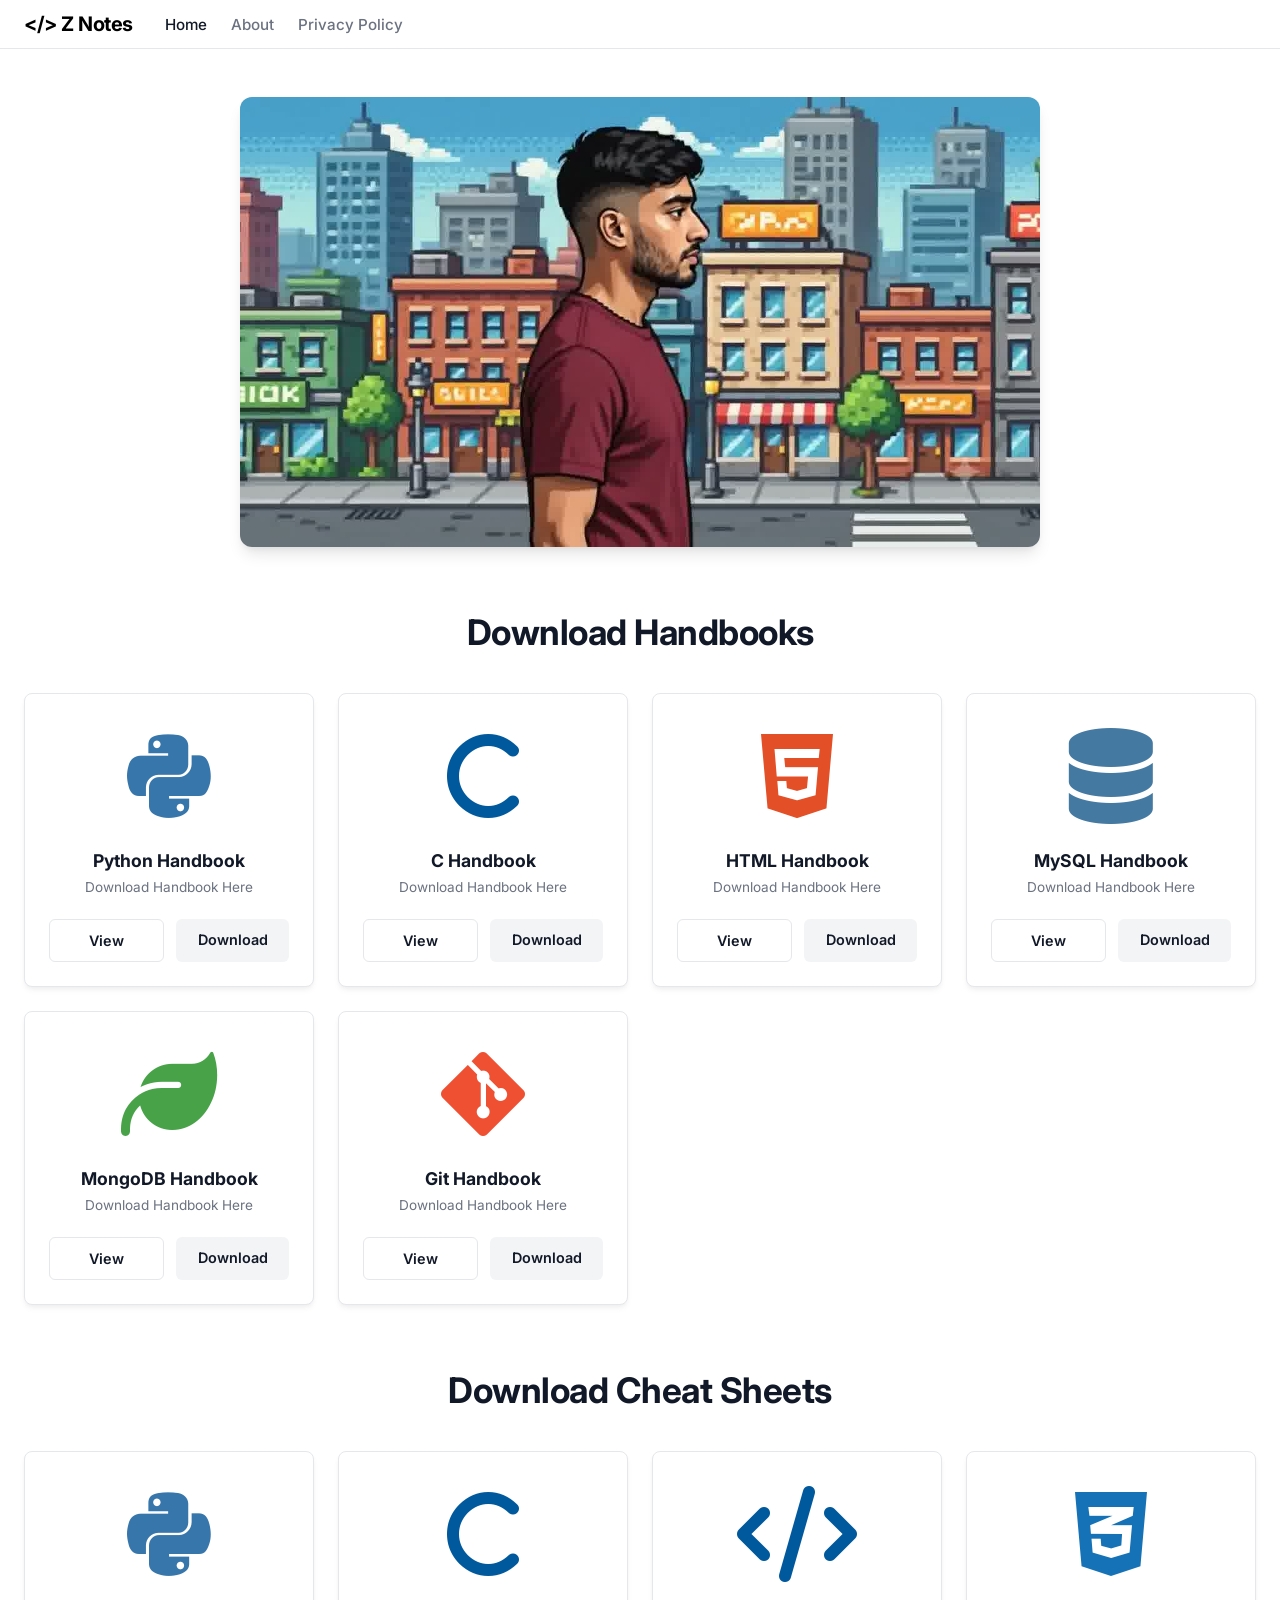
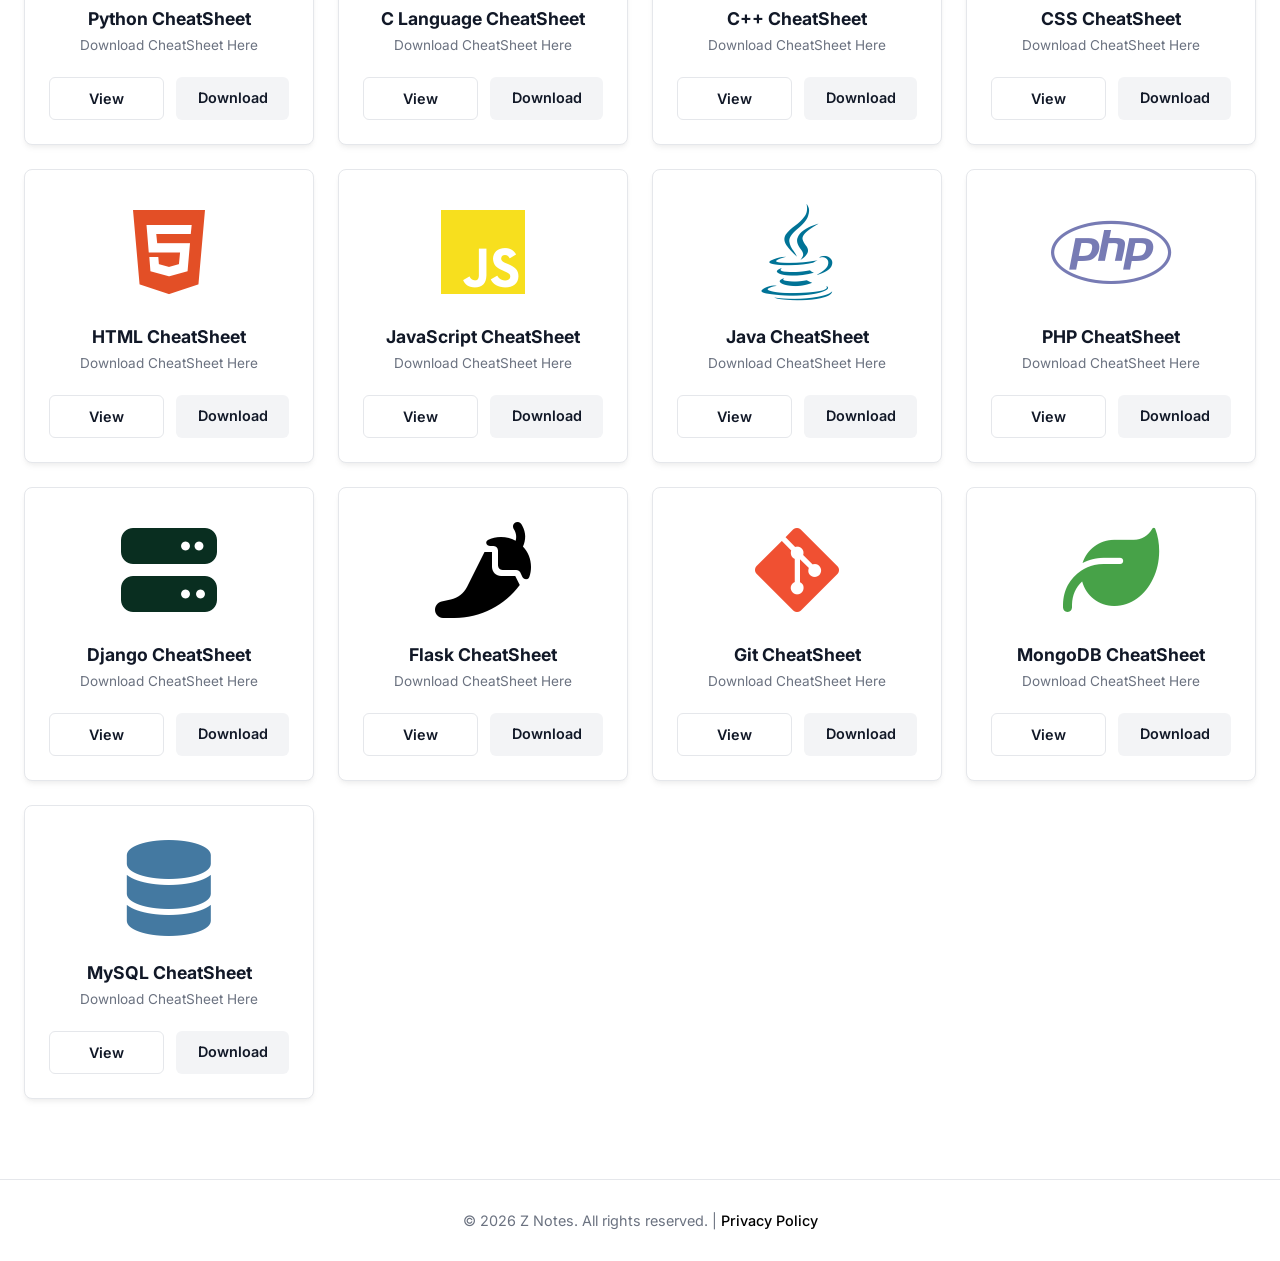
<file: index.html>
<!DOCTYPE html>
<html lang="en">
<head>
    <meta charset="UTF-8">
    <meta name="viewport" content="width=device-width, initial-scale=1.0">
    <title>Z Notes - Handbooks & Cheat Sheets</title>
    <meta name="description" content="Download and view programming notes and PDFs.">
    <link href="https://fonts.googleapis.com/css2?family=Inter:wght@400;500;600;700&display=swap" rel="stylesheet">
    <link rel="stylesheet" href="https://cdnjs.cloudflare.com/ajax/libs/font-awesome/6.4.0/css/all.min.css">
    <link rel="stylesheet" href="style.css">
</head>
<body>
    <nav class="navbar">
        <div class="nav-container">
            <div class="nav-left">
                <a href="index.html" class="logo">&lt;/&gt; <span>Z Notes</span></a>
                <div class="nav-links">
                    <a href="index.html" class="active">Home</a>
                    <a href="about.html">About</a>
                    <a href="privacy.html">Privacy Policy</a>
                </div>
            </div>
            <div class="hamburger">
                <span></span>
                <span></span>
                <span></span>
            </div>
        </div>
    </nav>

    <main class="container">
        <section class="animation-section">
            <canvas id="animCanvas" width="800" height="450"></canvas>
        </section>

        <h2 class="section-title">Download Handbooks</h2>
        <section class="pdf-grid">
            <div class="card">
                <div class="card-icon" style="color: #3776ab;">
                    <i class="fa-brands fa-python"></i>
                </div>
                <h3>Python Handbook</h3>
                <p>Download Handbook Here</p>
                <div class="card-actions">
                    <a href="https://docs.google.com/viewer?url=https://aakash7911.github.io/3D-WEB-3/The%20Ultimate%20Python%20Handbook..pdf" class="btn-download btn-view">View</a>
                    <a href="The Ultimate Python Handbook..pdf" download class="btn-download">Download</a>
                </div>
            </div>

            <div class="card">
                <div class="card-icon" style="color: #00599C;">
                    <i class="fa-solid fa-c"></i>
                </div>
                <h3>C Handbook</h3>
                <p>Download Handbook Here</p>
                <div class="card-actions">
                    <a href="https://docs.google.com/viewer?url=https://aakash7911.github.io/3D-WEB-3/The%20Ultimate%20C%20Handbook..pdf" class="btn-download btn-view">View</a>
                    <a href="The Ultimate C Handbook..pdf" download class="btn-download">Download</a>
                </div>
            </div>

            <div class="card">
                <div class="card-icon" style="color: #E34F26;">
                    <i class="fa-brands fa-html5"></i>
                </div>
                <h3>HTML Handbook</h3>
                <p>Download Handbook Here</p>
                <div class="card-actions">
                    <a href="https://docs.google.com/viewer?url=https://aakash7911.github.io/3D-WEB-3/%20HTML%20handbook..pdf" class="btn-download btn-view">View</a>
                    <a href=" HTML handbook..pdf" download class="btn-download">Download</a>
                </div>
            </div>

            <div class="card">
                <div class="card-icon" style="color: #4479A1;">
                    <i class="fa-solid fa-database"></i>
                </div>
                <h3>MySQL Handbook</h3>
                <p>Download Handbook Here</p>
                <div class="card-actions">
                    <a href="https://docs.google.com/viewer?url=https://aakash7911.github.io/3D-WEB-3/MySQL%20Handbook..pdf" class="btn-download btn-view">View</a>
                    <a href="MySQL Handbook..pdf" download class="btn-download">Download</a>
                </div>
            </div>

            <div class="card">
                <div class="card-icon" style="color: #47A248;">
                    <i class="fa-solid fa-leaf"></i>
                </div>
                <h3>MongoDB Handbook</h3>
                <p>Download Handbook Here</p>
                <div class="card-actions">
                    <a href="https://docs.google.com/viewer?url=https://aakash7911.github.io/3D-WEB-3/MongoDB%20Handbook..pdf" class="btn-download btn-view">View</a>
                    <a href="MongoDB Handbook..pdf" download class="btn-download">Download</a>
                </div>
            </div>

            <div class="card">
                <div class="card-icon" style="color: #F05032;">
                    <i class="fa-brands fa-git-alt"></i>
                </div>
                <h3>Git Handbook</h3>
                <p>Download Handbook Here</p>
                <div class="card-actions">
                    <a href="https://docs.google.com/viewer?url=https://aakash7911.github.io/3D-WEB-3/Git_Handbook..pdf" class="btn-download btn-view">View</a>
                    <a href="Git_Handbook..pdf" download class="btn-download">Download</a>
                </div>
            </div>

        </section>

        <h2 class="section-title" style="margin-top: 4rem;">Download Cheat Sheets</h2>
        <section class="pdf-grid">
            <div class="card">
                <div class="card-icon" style="color: #3776ab;">
                    <i class="fa-brands fa-python"></i>
                </div>
                <h3>Python CheatSheet</h3>
                <p>Download CheatSheet Here</p>
                <div class="card-actions">
                    <a href="https://docs.google.com/viewer?url=https://aakash7911.github.io/3D-WEB-3/%20Python%20Cheatsheet.pdf" class="btn-download btn-view">View</a>
                    <a href=" Python Cheatsheet.pdf" download class="btn-download">Download</a>
                </div>
            </div>

            <div class="card">
                <div class="card-icon" style="color: #00599C;">
                    <i class="fa-solid fa-c"></i>
                </div>
                <h3>C Language CheatSheet</h3>
                <p>Download CheatSheet Here</p>
                <div class="card-actions">
                    <a href="https://docs.google.com/viewer?url=https://aakash7911.github.io/3D-WEB-3/%20C%20Language%20CheatSheet.pdf" class="btn-download btn-view">View</a>
                    <a href=" C Language CheatSheet.pdf" download class="btn-download">Download</a>
                </div>
            </div>

            <div class="card">
                <div class="card-icon" style="color: #00599C;">
                    <i class="fa-solid fa-code"></i>
                </div>
                <h3>C++ CheatSheet</h3>
                <p>Download CheatSheet Here</p>
                <div class="card-actions">
                    <a href="https://docs.google.com/viewer?url=https://aakash7911.github.io/3D-WEB-3/%20C%2B%2B%20Cheatsheet.pdf" class="btn-download btn-view">View</a>
                    <a href=" C++ Cheatsheet.pdf" download class="btn-download">Download</a>
                </div>
            </div>

            <div class="card">
                <div class="card-icon" style="color: #1572B6;">
                    <i class="fa-brands fa-css3-alt"></i>
                </div>
                <h3>CSS CheatSheet</h3>
                <p>Download CheatSheet Here</p>
                <div class="card-actions">
                    <a href="https://docs.google.com/viewer?url=https://aakash7911.github.io/3D-WEB-3/%20CSS%20Cheatsheet.pdf" class="btn-download btn-view">View</a>
                    <a href=" CSS Cheatsheet.pdf" download class="btn-download">Download</a>
                </div>
            </div>

            <div class="card">
                <div class="card-icon" style="color: #E34F26;">
                    <i class="fa-brands fa-html5"></i>
                </div>
                <h3>HTML CheatSheet</h3>
                <p>Download CheatSheet Here</p>
                <div class="card-actions">
                    <a href="https://docs.google.com/viewer?url=https://aakash7911.github.io/3D-WEB-3/%20HTML%20Cheatsheet.pdf" class="btn-download btn-view">View</a>
                    <a href=" HTML Cheatsheet.pdf" download class="btn-download">Download</a>
                </div>
            </div>

            <div class="card">
                <div class="card-icon" style="color: #F7DF1E;">
                    <i class="fa-brands fa-js"></i>
                </div>
                <h3>JavaScript CheatSheet</h3>
                <p>Download CheatSheet Here</p>
                <div class="card-actions">
                    <a href="https://docs.google.com/viewer?url=https://aakash7911.github.io/3D-WEB-3/%20JavaScript%20Cheatsheet.pdf" class="btn-download btn-view">View</a>
                    <a href=" JavaScript Cheatsheet.pdf" download class="btn-download">Download</a>
                </div>
            </div>

            <div class="card">
                <div class="card-icon" style="color: #007396;">
                    <i class="fa-brands fa-java"></i>
                </div>
                <h3>Java CheatSheet</h3>
                <p>Download CheatSheet Here</p>
                <div class="card-actions">
                    <a href="https://docs.google.com/viewer?url=https://aakash7911.github.io/3D-WEB-3/%20Java%20Cheatsheet.pdf" class="btn-download btn-view">View</a>
                    <a href=" Java Cheatsheet.pdf" download class="btn-download">Download</a>
                </div>
            </div>

            <div class="card">
                <div class="card-icon" style="color: #777BB4;">
                    <i class="fa-brands fa-php"></i>
                </div>
                <h3>PHP CheatSheet</h3>
                <p>Download CheatSheet Here</p>
                <div class="card-actions">
                    <a href="https://docs.google.com/viewer?url=https://aakash7911.github.io/3D-WEB-3/%20Php%20Cheatsheet.pdf" class="btn-download btn-view">View</a>
                    <a href=" Php Cheatsheet.pdf" download class="btn-download">Download</a>
                </div>
            </div>

            <div class="card">
                <div class="card-icon" style="color: #092E20;">
                    <i class="fa-solid fa-server"></i>
                </div>
                <h3>Django CheatSheet</h3>
                <p>Download CheatSheet Here</p>
                <div class="card-actions">
                    <a href="https://docs.google.com/viewer?url=https://aakash7911.github.io/3D-WEB-3/%20Django%20Cheatsheet.pdf" class="btn-download btn-view">View</a>
                    <a href=" Django Cheatsheet.pdf" download class="btn-download">Download</a>
                </div>
            </div>

            <div class="card">
                <div class="card-icon" style="color: #000000;">
                    <i class="fa-solid fa-pepper-hot"></i>
                </div>
                <h3>Flask CheatSheet</h3>
                <p>Download CheatSheet Here</p>
                <div class="card-actions">
                    <a href="https://docs.google.com/viewer?url=https://aakash7911.github.io/3D-WEB-3/%20Flask%20Cheatsheet.pdf" class="btn-download btn-view">View</a>
                    <a href=" Flask Cheatsheet.pdf" download class="btn-download">Download</a>
                </div>
            </div>

            <div class="card">
                <div class="card-icon" style="color: #F05032;">
                    <i class="fa-brands fa-git-alt"></i>
                </div>
                <h3>Git CheatSheet</h3>
                <p>Download CheatSheet Here</p>
                <div class="card-actions">
                    <a href="https://docs.google.com/viewer?url=https://aakash7911.github.io/3D-WEB-3/%20Git_Cheatsheet.pdf" class="btn-download btn-view">View</a>
                    <a href=" Git_Cheatsheet.pdf" download class="btn-download">Download</a>
                </div>
            </div>

            <div class="card">
                <div class="card-icon" style="color: #47A248;">
                    <i class="fa-solid fa-leaf"></i>
                </div>
                <h3>MongoDB CheatSheet</h3>
                <p>Download CheatSheet Here</p>
                <div class="card-actions">
                    <a href="https://docs.google.com/viewer?url=https://aakash7911.github.io/3D-WEB-3/%20MongoDb%20Cheatsheet.pdf" class="btn-download btn-view">View</a>
                    <a href=" MongoDb Cheatsheet.pdf" download class="btn-download">Download</a>
                </div>
            </div>

            <div class="card">
                <div class="card-icon" style="color: #4479A1;">
                    <i class="fa-solid fa-database"></i>
                </div>
                <h3>MySQL CheatSheet</h3>
                <p>Download CheatSheet Here</p>
                <div class="card-actions">
                    <a href="https://docs.google.com/viewer?url=https://aakash7911.github.io/3D-WEB-3/%20MySQL%20Cheatsheet.pdf" class="btn-download btn-view">View</a>
                    <a href=" MySQL Cheatsheet.pdf" download class="btn-download">Download</a>
                </div>
            </div>

        </section>
    </main>

    <footer>
        <p>&copy; 2026 Z Notes. All rights reserved. | <a href="privacy.html">Privacy Policy</a></p>
    </footer>

    <script src="script.js"></script>
</body>
</html>
</file>
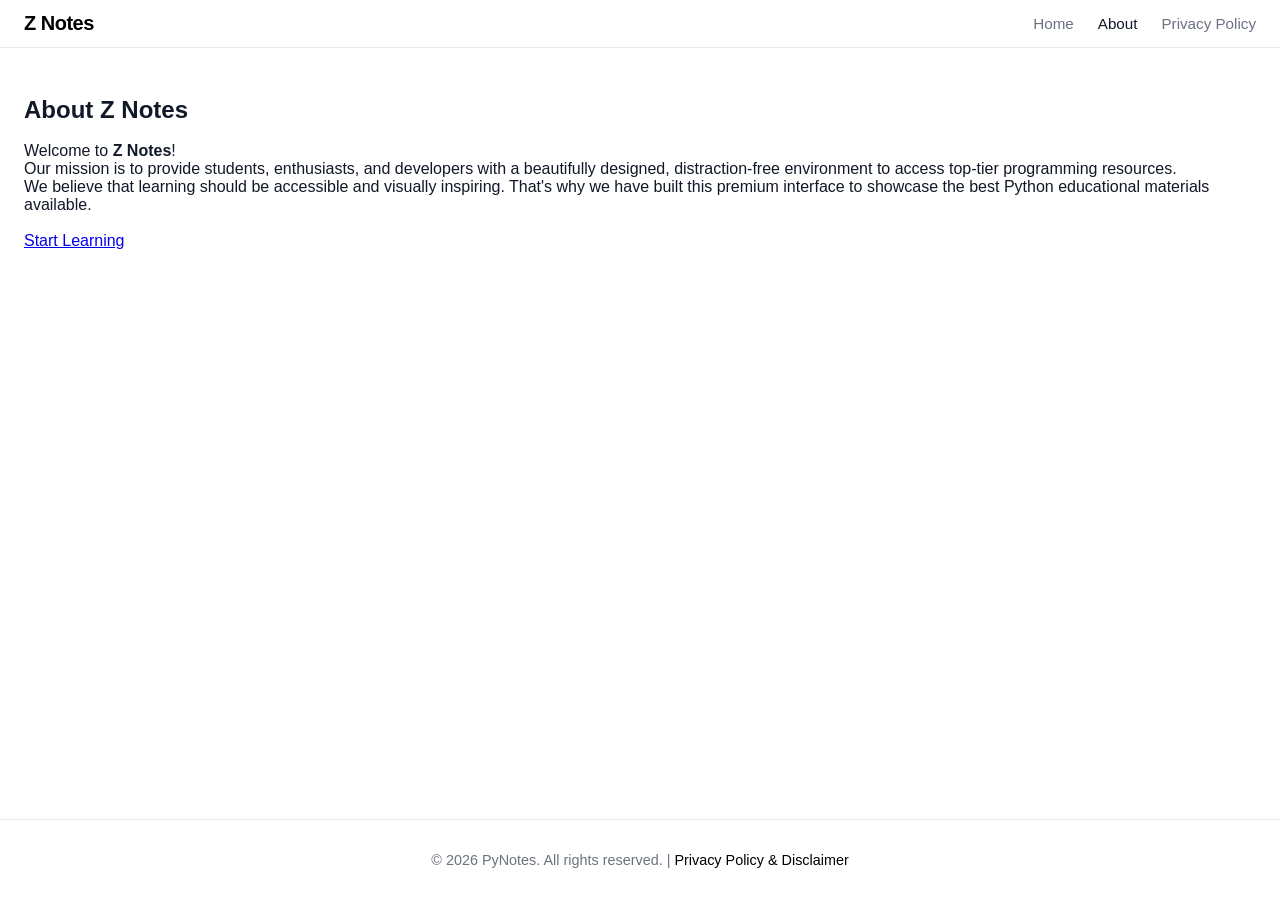
<file: about.html>
<!DOCTYPE html>
<html lang="en">
<head>
    <meta charset="UTF-8">
    <meta name="viewport" content="width=device-width, initial-scale=1.0">
    <title>About Us - Z Notes</title>
    <link rel="preconnect" href="https://fonts.googleapis.com">
    <link rel="preconnect" href="https://fonts.gstatic.com" crossorigin>
    <link href="https://fonts.googleapis.com/css2?family=Outfit:wght@300;400;600;800&display=swap" rel="stylesheet">
    <link rel="stylesheet" href="style.css">
</head>
<body>

    <nav class="navbar">
        <div class="nav-container">
            <a href="index.html" class="logo">Z <span>Notes</span></a>
            <div class="nav-links">
                <a href="index.html">Home</a>
                <a href="about.html" class="active">About</a>
                <a href="privacy.html">Privacy Policy</a>
            </div>
            <div class="hamburger">
                <span></span>
                <span></span>
                <span></span>
            </div>
        </div>
    </nav>

    <main class="container page-content">
        <div class="glass-card full-width text-center">
            <h2>About Z Notes</h2>
            <br>
            <p>Welcome to <strong>Z Notes</strong>!</p>
            <p>Our mission is to provide students, enthusiasts, and developers with a beautifully designed, distraction-free environment to access top-tier programming resources.</p>
            <p>We believe that learning should be accessible and visually inspiring. That's why we have built this premium interface to showcase the best Python educational materials available.</p>
            <br>
            <a href="index.html" class="btn btn-primary">Start Learning</a>
        </div>
    </main>

    <footer>
        <p>&copy; 2026 PyNotes. All rights reserved. | <a href="privacy.html">Privacy Policy & Disclaimer</a></p>
    </footer>

    <script src="script.js"></script>
</body>
</html>
</file>
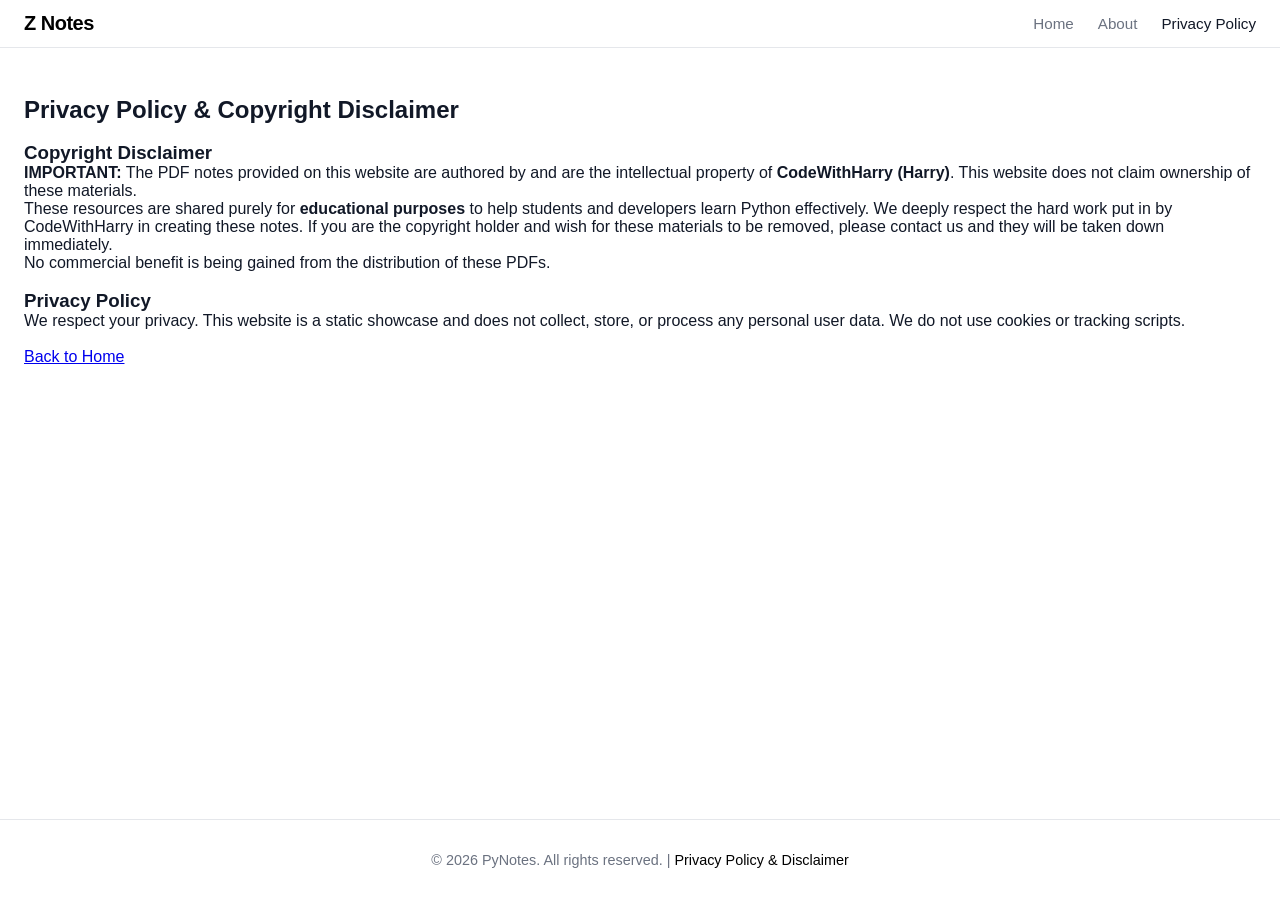
<file: privacy.html>
<!DOCTYPE html>
<html lang="en">
<head>
    <meta charset="UTF-8">
    <meta name="viewport" content="width=device-width, initial-scale=1.0">
    <title>Privacy Policy & Disclaimer - Z Notes</title>
    <link rel="preconnect" href="https://fonts.googleapis.com">
    <link rel="preconnect" href="https://fonts.gstatic.com" crossorigin>
    <link href="https://fonts.googleapis.com/css2?family=Outfit:wght@300;400;600;800&display=swap" rel="stylesheet">
    <link rel="stylesheet" href="style.css">
</head>
<body>

    <nav class="navbar">
        <div class="nav-container">
            <a href="index.html" class="logo">Z <span>Notes</span></a>
            <div class="nav-links">
                <a href="index.html">Home</a>
                <a href="about.html">About</a>
                <a href="privacy.html" class="active">Privacy Policy</a>
            </div>
            <div class="hamburger">
                <span></span>
                <span></span>
                <span></span>
            </div>
        </div>
    </nav>

    <main class="container page-content">
        <div class="glass-card full-width">
            <h2>Privacy Policy & Copyright Disclaimer</h2>
            <br>
            
            <h3>Copyright Disclaimer</h3>
            <p><strong>IMPORTANT:</strong> The PDF notes provided on this website are authored by and are the intellectual property of <strong>CodeWithHarry (Harry)</strong>. This website does not claim ownership of these materials.</p>
            <p>These resources are shared purely for <strong>educational purposes</strong> to help students and developers learn Python effectively. We deeply respect the hard work put in by CodeWithHarry in creating these notes. If you are the copyright holder and wish for these materials to be removed, please contact us and they will be taken down immediately.</p>
            <p>No commercial benefit is being gained from the distribution of these PDFs.</p>
            
            <br>
            <h3>Privacy Policy</h3>
            <p>We respect your privacy. This website is a static showcase and does not collect, store, or process any personal user data. We do not use cookies or tracking scripts.</p>
            
            <br>
            <a href="index.html" class="btn btn-primary">Back to Home</a>
        </div>
    </main>

    <footer>
        <p>&copy; 2026 PyNotes. All rights reserved. | <a href="privacy.html">Privacy Policy & Disclaimer</a></p>
    </footer>

    <script src="script.js"></script>
</body>
</html>
</file>
<file: style.css>
:root {
    --bg-color: #ffffff;
    --text-primary: #111827;
    --text-secondary: #6b7280;
    --border-color: #e5e7eb;
    --primary-color: #000000;
    --btn-bg: #f3f4f6;
    --btn-hover: #e5e7eb;
}

* {
    margin: 0;
    padding: 0;
    box-sizing: border-box;
    font-family: 'Inter', -apple-system, BlinkMacSystemFont, "Segoe UI", Roboto, sans-serif;
}

body {
    background-color: var(--bg-color);
    color: var(--text-primary);
    min-height: 100vh;
    display: flex;
    flex-direction: column;
}

/* Navbar */
.navbar {
    border-bottom: 1px solid var(--border-color);
    background: #ffffff;
    position: sticky;
    top: 0;
    z-index: 100;
}

.nav-container {
    max-width: 1280px;
    margin: 0 auto;
    display: flex;
    justify-content: space-between;
    align-items: center;
    padding: 0.75rem 1.5rem;
}

.nav-left {
    display: flex;
    align-items: center;
    gap: 2rem;
}

.logo {
    font-size: 1.25rem;
    font-weight: 700;
    color: var(--primary-color);
    text-decoration: none;
    letter-spacing: -0.5px;
}

.logo span {
    font-weight: 700;
}

.nav-links {
    display: flex;
    gap: 1.5rem;
}

.nav-links a {
    color: var(--text-secondary);
    text-decoration: none;
    font-size: 0.95rem;
    font-weight: 500;
}

.nav-links a:hover, .nav-links a.active {
    color: var(--text-primary);
}

.nav-right {
    display: flex;
    align-items: center;
    gap: 1rem;
}

.search-bar {
    display: flex;
    align-items: center;
    background: #f3f4f6;
    border-radius: 6px;
    padding: 0.4rem 0.8rem;
    gap: 0.5rem;
}

.search-bar input {
    border: none;
    background: transparent;
    outline: none;
    font-size: 0.9rem;
    color: var(--text-primary);
    width: 150px;
}

.search-bar .shortcut {
    font-size: 0.75rem;
    color: #9ca3af;
    background: #ffffff;
    padding: 0.1rem 0.3rem;
    border-radius: 4px;
    border: 1px solid var(--border-color);
}

.btn-outline {
    border: 1px solid var(--border-color);
    padding: 0.4rem 1rem;
    border-radius: 6px;
    text-decoration: none;
    color: var(--text-primary);
    font-size: 0.9rem;
    font-weight: 500;
    transition: all 0.2s;
}

.btn-outline:hover {
    background: var(--btn-bg);
}

.theme-toggle {
    background: transparent;
    border: 1px solid var(--border-color);
    width: 34px;
    height: 34px;
    border-radius: 6px;
    display: flex;
    align-items: center;
    justify-content: center;
    cursor: pointer;
    color: var(--text-secondary);
    transition: all 0.2s;
}

.theme-toggle:hover {
    background: var(--btn-bg);
    color: var(--text-primary);
}

/* Secondary Nav */
.sub-nav {
    border-bottom: 1px solid var(--border-color);
    background: #ffffff;
}

.sub-nav .nav-container {
    padding: 0.5rem 1.5rem;
    justify-content: flex-start;
    gap: 1.5rem;
}

.sub-nav a {
    color: var(--text-secondary);
    text-decoration: none;
    font-size: 0.9rem;
    font-weight: 500;
    display: flex;
    align-items: center;
    gap: 0.4rem;
}

.sub-nav a i {
    font-size: 0.7rem;
}

.sub-nav a:hover {
    color: var(--text-primary);
}

/* Hamburger */
.hamburger {
    display: none;
    flex-direction: column;
    gap: 4px;
    cursor: pointer;
}

.hamburger span {
    width: 20px;
    height: 2px;
    background: var(--text-primary);
}

/* Main Content */
.container {
    max-width: 1280px;
    margin: 0 auto;
    padding: 3rem 1.5rem 5rem 1.5rem;
    flex: 1;
    width: 100%;
}

.animation-section {
    width: 100%;
    display: flex;
    justify-content: center;
    margin-bottom: 4rem;
}

#animCanvas {
    max-width: 100%;
    height: auto;
    border-radius: 12px;
    box-shadow: 0 10px 15px -3px rgba(0, 0, 0, 0.1), 0 4px 6px -2px rgba(0, 0, 0, 0.05);
}

.section-title {
    font-size: 2.2rem;
    text-align: center;
    color: var(--text-primary);
    font-weight: 700;
    margin-bottom: 2.5rem;
    letter-spacing: -0.5px;
}

.pdf-grid {
    display: grid;
    grid-template-columns: repeat(4, 1fr);
    gap: 1.5rem;
}

/* Card Styling Matching Screenshot */
.card {
    background: #ffffff;
    border: 1px solid var(--border-color);
    border-radius: 8px;
    padding: 2rem 1.5rem 1.5rem 1.5rem;
    display: flex;
    flex-direction: column;
    align-items: center;
    text-align: center;
    transition: box-shadow 0.2s;
    box-shadow: 0 4px 6px -1px rgba(0, 0, 0, 0.05), 0 2px 4px -1px rgba(0, 0, 0, 0.03);
}

.card:hover {
    box-shadow: 0 10px 15px -3px rgba(0, 0, 0, 0.1), 0 4px 6px -2px rgba(0, 0, 0, 0.05);
}

.card-icon {
    width: 100px;
    height: 100px;
    display: flex;
    align-items: center;
    justify-content: center;
    margin-bottom: 1.5rem;
}

.card-icon i {
    font-size: 6rem;
}

.card h3 {
    font-size: 1.1rem;
    font-weight: 700;
    color: var(--text-primary);
    margin-bottom: 0.5rem;
}

.card p {
    font-size: 0.85rem;
    color: var(--text-secondary);
    margin-bottom: 1.5rem;
}

.card-actions {
    display: flex;
    gap: 0.8rem;
    width: 100%;
}

.btn-download {
    flex: 1;
    background: var(--btn-bg);
    color: var(--text-primary);
    padding: 0.75rem;
    border-radius: 6px;
    text-decoration: none;
    font-weight: 600;
    font-size: 0.9rem;
    transition: background 0.2s;
    text-align: center;
}

.btn-download:hover {
    background: var(--btn-hover);
}

.btn-view {
    background: #ffffff;
    border: 1px solid var(--border-color);
}

.btn-view:hover {
    background: #f9fafb;
}

/* Footer */
footer {
    text-align: center;
    padding: 2rem;
    background: #ffffff;
    border-top: 1px solid var(--border-color);
}

footer p {
    color: var(--text-secondary);
    font-size: 0.9rem;
}

footer a {
    color: var(--primary-color);
    text-decoration: none;
    font-weight: 500;
}

/* Responsive */
@media (max-width: 1024px) {
    .pdf-grid {
        grid-template-columns: repeat(3, 1fr);
    }
}

@media (max-width: 768px) {
    .hamburger {
        display: flex;
    }
    
    .nav-links, .nav-right, .sub-nav {
        display: none;
    }

    .pdf-grid {
        grid-template-columns: repeat(2, 1fr);
        gap: 1rem;
    }
    
    .card {
        padding: 1.5rem 1rem 1rem 1rem;
    }

    .card-icon {
        width: 70px;
        height: 70px;
        margin-bottom: 1rem;
    }
    
    .card-icon i {
        font-size: 4rem;
    }

    .section-title {
        font-size: 1.8rem;
    }
}

@media (max-width: 480px) {
    .pdf-grid {
        grid-template-columns: 1fr;
    }
}
</file>
